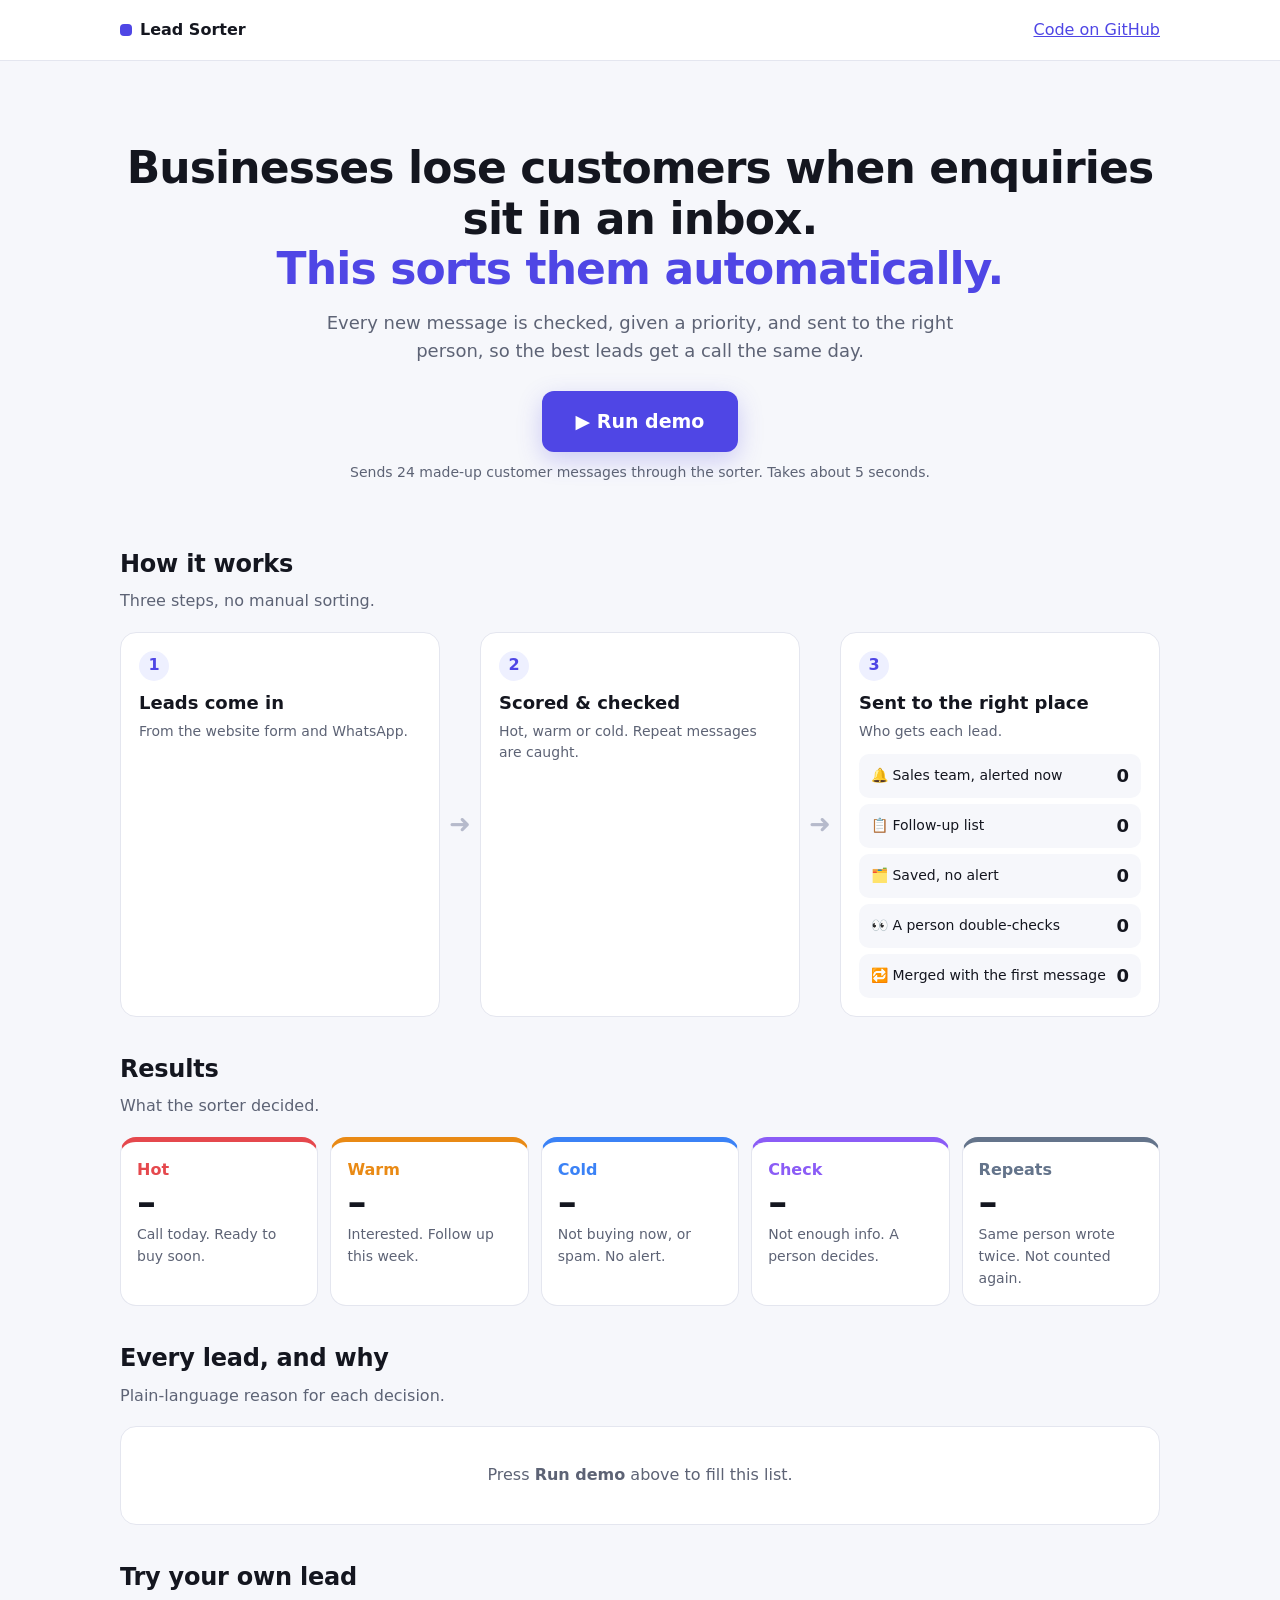
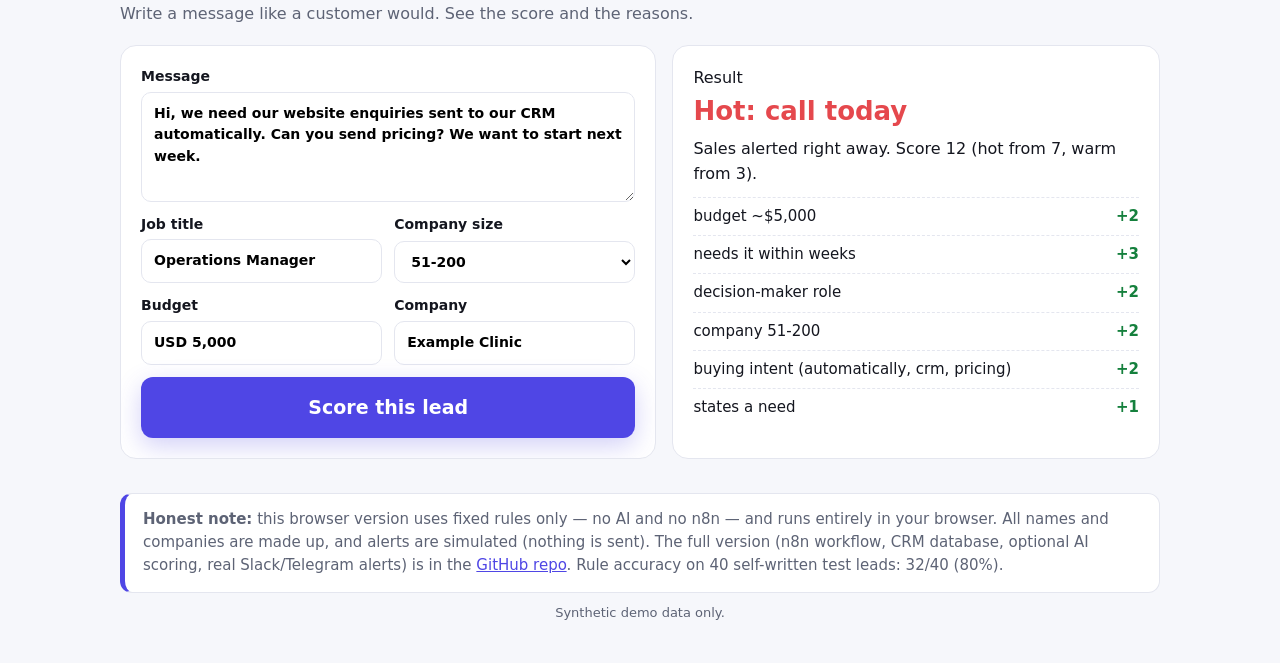
<file: web/index.html>
<!doctype html>
<html lang="en"><head><meta charset="utf-8"><meta name="viewport" content="width=device-width, initial-scale=1">
<title>Lead Sorter · see which customer enquiries to call first (demo)</title>
<link rel="stylesheet" href="styles.css"></head>
<body>
<header class="top"><div class="wrap"><span class="logo"><i></i>Lead Sorter</span><a href="https://github.com/anggittaba/lead-intake-crm">Code on GitHub</a></div></header>
<main class="wrap">
<section class="hero">
  <h1>Businesses lose customers when enquiries sit in an inbox.<br><em>This sorts them automatically.</em></h1>
  <p>Every new message is checked, given a priority, and sent to the right person, so the best leads get a call the same day.</p>
  <button class="btn big" id="run">▶ Run demo</button>
  <div class="hint" id="status">Sends 24 made-up customer messages through the sorter. Takes about 5 seconds.</div>
</section>

<section aria-label="How it works">
  <h2>How it works</h2><p class="sub">Three steps, no manual sorting.</p>
  <div class="flow">
    <div class="step"><div class="n">1</div><h3>Leads come in</h3><p>From the website form and WhatsApp.</p><div class="lane" id="lane-in"></div></div>
    <div class="arrow">➜</div>
    <div class="step"><div class="n">2</div><h3>Scored &amp; checked</h3><p>Hot, warm or cold. Repeat messages are caught.</p><div class="lane" id="lane-score"></div></div>
    <div class="arrow">➜</div>
    <div class="step"><div class="n">3</div><h3>Sent to the right place</h3><p>Who gets each lead.</p>
      <div class="dest">
        <div id="d-hot"><span>🔔 Sales team, alerted now</span><b>0</b></div>
        <div id="d-warm"><span>📋 Follow-up list</span><b>0</b></div>
        <div id="d-cold"><span>🗂️ Saved, no alert</span><b>0</b></div>
        <div id="d-review"><span>👀 A person double-checks</span><b>0</b></div>
        <div id="d-duplicate"><span>🔁 Merged with the first message</span><b>0</b></div>
      </div></div>
  </div>
</section>

<section aria-label="Results">
  <h2>Results</h2><p class="sub">What the sorter decided.</p>
  <div class="cards">
    <div class="rc c-hot"><div class="k">Hot</div><div class="v" id="c-hot">–</div><div class="d">Call today. Ready to buy soon.</div></div>
    <div class="rc c-warm"><div class="k">Warm</div><div class="v" id="c-warm">–</div><div class="d">Interested. Follow up this week.</div></div>
    <div class="rc c-cold"><div class="k">Cold</div><div class="v" id="c-cold">–</div><div class="d">Not buying now, or spam. No alert.</div></div>
    <div class="rc c-review"><div class="k">Check</div><div class="v" id="c-review">–</div><div class="d">Not enough info. A person decides.</div></div>
    <div class="rc c-duplicate"><div class="k">Repeats</div><div class="v" id="c-duplicate">–</div><div class="d">Same person wrote twice. Not counted again.</div></div>
  </div>
</section>

<section aria-label="Leads">
  <h2>Every lead, and why</h2><p class="sub">Plain-language reason for each decision.</p>
  <div class="box" id="table"><div class="empty">Press <b>Run demo</b> above to fill this list.</div></div>
</section>

<section aria-label="Try your own lead">
  <h2>Try your own lead</h2><p class="sub">Write a message like a customer would. See the score and the reasons.</p>
  <div class="try">
    <div class="box pad"><form id="try">
      <label>Message<textarea id="t-msg">Hi, we need our website enquiries sent to our CRM automatically. Can you send pricing? We want to start next week.</textarea></label>
      <div class="row2"><label>Job title<input id="t-role" value="Operations Manager"></label>
        <label>Company size<select id="t-size"><option value="">Not given</option><option>1-10</option><option>11-50</option><option selected>51-200</option><option>201-1000</option><option>1000+</option></select></label></div>
      <div class="row2"><label>Budget<input id="t-budget" placeholder="e.g. USD 5,000" value="USD 5,000"></label><label>Company<input id="t-company" value="Example Clinic"></label></div>
      <button class="btn big" type="submit">Score this lead</button>
    </form></div>
    <div class="box pad" id="t-out"></div>
  </div>
</section>

<div class="note"><b>Honest note:</b> this browser version uses fixed rules only — no AI and no n8n — and runs entirely in your browser. All names and companies are made up, and alerts are simulated (nothing is sent). The full version (n8n workflow, CRM database, optional AI scoring, real Slack/Telegram alerts) is in the <a href="https://github.com/anggittaba/lead-intake-crm">GitHub repo</a>. Rule accuracy on 40 self-written test leads: 32/40 (80%).</div>
</main>
<footer>Synthetic demo data only.</footer>
<script src="demo_batch.js"></script><script src="engine.js"></script>
<script>
const $ = s => document.querySelector(s);
const esc = s => String(s ?? "").replace(/[&<>"']/g, c => ({"&":"&amp;","<":"&lt;",">":"&gt;",'"':"&quot;","'":"&#39;"}[c]));
const LABEL = {hot:"Hot", warm:"Warm", cold:"Cold", review:"Check", duplicate:"Repeat"};
const ACTION = {hot:"Sales alerted right away", warm:"Added to follow-up list", cold:"Saved, no alert", review:"Sent to a person to check", duplicate:"Merged, no second alert"};
const kind = l => l.status === "duplicate" ? "duplicate" : l.status === "review" ? "review" : l.tier;
const tag = k => `<span class="tag c-${k}">${LABEL[k]}</span>`;
const short = l => esc((l.name || "Unknown").split(" ")[0]);
function plainWhy(l, R) {
  const k = kind(l);
  if (k === "duplicate") { const o = R.leads.find(x => x.id === l.duplicate_of); return `Same person as #${o.id} ${esc(o.name)} (${esc(l.duplicate_reason)}).`; }
  if (k === "review") return "Not enough details to be sure. A person makes the call.";
  return esc(l.reason) + ".";
}
const sleep = ms => new Promise(r => setTimeout(r, ms));
async function run() {
  const b = $("#run"); b.disabled = true; $("#status").textContent = "Sorting 24 leads…";
  const R = LeadEngine.runDemo(window.DEMO_BATCH);
  ["#lane-in", "#lane-score"].forEach(s => $(s).innerHTML = "");
  const cnt = {hot:0, warm:0, cold:0, review:0, duplicate:0};
  Object.keys(cnt).forEach(k => { $(`#d-${k} b`).textContent = 0; $(`#c-${k}`).textContent = 0; });
  const fast = matchMedia("(prefers-reduced-motion: reduce)").matches || new URLSearchParams(location.search).has("fast");
  for (const l of R.leads) {
    const c = document.createElement("span"); c.className = "chip"; c.textContent = `#${l.id} ${l.name ? short(l) : "?"}`;
    $("#lane-in").append(c); if (!fast) await sleep(90);
    c.remove(); const k = kind(l); c.className = "chip " + k; c.title = LABEL[k]; $("#lane-score").append(c);
    cnt[k]++; const d = $(`#d-${k}`); d.querySelector("b").textContent = cnt[k]; $(`#c-${k}`).textContent = cnt[k];
    d.classList.remove("flash"); void d.offsetWidth; d.classList.add("flash"); if (!fast) await sleep(110);
  }
  const src = R.leads.filter(x => x.source === "whatsapp").length;
  $("#lane-in").innerHTML = `<span class="chip">✓ ${R.leads.length} received: ${R.leads.length - src} web form, ${src} WhatsApp</span>`;
  $("#status").textContent = `Done: ${R.leads.length} leads sorted. ${cnt.hot} need a call today.`;
  const order = {hot:0, warm:1, review:2, cold:3, duplicate:4};
  const rows = R.leads.slice().sort((a, b) => order[kind(a)] - order[kind(b)] || a.id - b.id);
  $("#table").innerHTML = `<table><thead><tr><th style="width:26%">Lead</th><th>Priority</th><th>Why</th><th class="hide-m">What happens</th></tr></thead><tbody>${rows.map(l =>
    `<tr><td><b>${esc(l.name || "Unknown")}</b><div class="s">${esc(l.company || (l.source === "whatsapp" ? "via WhatsApp" : "via web form"))}</div></td><td>${tag(kind(l))}</td><td>${plainWhy(l, R)}</td><td class="hide-m s">${ACTION[kind(l)]}</td></tr>`).join("")}</tbody></table>`;
  b.disabled = false; b.textContent = "↻ Run again";
}
function tryLead(e) {
  e && e.preventDefault();
  const lead = LeadEngine.normalize({message: $("#t-msg").value, role: $("#t-role").value, company_size: $("#t-size").value,
    budget: $("#t-budget").value, company: $("#t-company").value}, "web_form");
  const s = LeadEngine.scoreRules(lead), k = s.confidence < 0.6 ? "review" : s.tier;
  const verdict = {hot:"Hot: call today", warm:"Warm: follow up this week", cold:"Cold: no alert", review:`Unsure: a person checks (rules lean ${s.tier})`}[k];
  $("#t-out").innerHTML = `<div class="c-${k}"><div class="s">Result</div><div class="verdict">${verdict}</div></div>
    <p class="s" style="margin:6px 0 0">${ACTION[k]}. Score ${s.points} (hot from 7, warm from 3).</p>
    <ul class="why">${s.signals.map(([t, p]) => `<li><span>${esc(t)}</span><span class="p ${p < 0 ? "neg" : "pos"}">${p > 0 ? "+" : ""}${p}</span></li>`).join("") || "<li>No buying signals found.</li>"}</ul>`;
}
$("#run").addEventListener("click", run); $("#try").addEventListener("submit", tryLead); tryLead();
if (new URLSearchParams(location.search).has("run")) run();
</script>
</body></html>
</file>
<file: web/styles.css>
:root{--bg:#f6f7fb;--card:#fff;--ink:#14161f;--mut:#5d6375;--line:#e4e6ef;--brand:#4f46e5;--brand2:#eef0ff;
--hot:#e5484d;--hot-bg:#fff0f0;--warm:#e98a15;--warm-bg:#fff6e8;--cold:#3b82f6;--cold-bg:#eef5ff;--rev:#8b5cf6;--rev-bg:#f4efff;--dup:#64748b;--dup-bg:#f1f4f8}
*{box-sizing:border-box}body{margin:0;background:var(--bg);color:var(--ink);font:16px/1.55 Inter,system-ui,-apple-system,"Segoe UI",Roboto,sans-serif}
a{color:var(--brand)}.wrap{max-width:1080px;margin:0 auto;padding:0 20px}
header.top{background:#fff;border-bottom:1px solid var(--line)}header.top .wrap{display:flex;justify-content:space-between;align-items:center;height:60px}
.logo{font-weight:700;display:flex;gap:8px;align-items:center}.logo i{width:12px;height:12px;border-radius:4px;background:var(--brand)}
.hero{padding:48px 0 28px;text-align:center}.hero h1{font-size:clamp(28px,4.4vw,44px);line-height:1.15;margin:0 0 14px;letter-spacing:-.02em}
.hero h1 em{font-style:normal;color:var(--brand)}.hero p{color:var(--mut);font-size:18px;max-width:640px;margin:0 auto 26px}
.btn{font:inherit;font-weight:600;border:0;border-radius:12px;padding:12px 20px;cursor:pointer;background:#fff;border:1px solid var(--line);color:var(--ink)}
.btn.big{background:var(--brand);color:#fff;border:0;font-size:19px;padding:16px 34px;box-shadow:0 8px 24px #4f46e540}
.btn.big:hover{filter:brightness(1.08)}.btn:disabled{opacity:.6;cursor:wait}.hint{color:var(--mut);font-size:14px;margin-top:10px}
h2{font-size:24px;margin:0 0 6px;letter-spacing:-.01em}.sub{color:var(--mut);margin:0 0 18px}section{margin:34px 0}
.flow{display:grid;grid-template-columns:1fr 40px 1fr 40px 1fr;align-items:stretch}
.step{background:var(--card);border:1px solid var(--line);border-radius:16px;padding:18px;min-height:250px;display:flex;flex-direction:column}
.step .n{width:30px;height:30px;border-radius:50%;background:var(--brand2);color:var(--brand);font-weight:700;display:grid;place-items:center;margin-bottom:8px}
.step h3{margin:0;font-size:18px}.step p{margin:4px 0 12px;color:var(--mut);font-size:14px}
.arrow{display:grid;place-items:center;color:#b6bacb;font-size:26px}
.lane{display:flex;flex-wrap:wrap;gap:6px;align-content:flex-start;flex:1}
.chip{font-size:12px;font-weight:600;border-radius:999px;padding:4px 10px;background:var(--dup-bg);color:var(--dup);animation:pop .35s ease}
.chip.hot{background:var(--hot-bg);color:var(--hot)}.chip.warm{background:var(--warm-bg);color:var(--warm)}.chip.cold{background:var(--cold-bg);color:var(--cold)}
.chip.review{background:var(--rev-bg);color:var(--rev)}.chip.duplicate{background:var(--dup-bg);color:var(--dup);text-decoration:line-through}
.dest{display:grid;gap:6px;flex:1}.dest div{display:flex;justify-content:space-between;align-items:center;border-radius:10px;padding:8px 12px;font-size:14px;background:var(--bg)}
.dest b{font-size:18px}.dest .flash{animation:flash .5s}
@keyframes pop{from{transform:scale(.6);opacity:0}to{transform:none;opacity:1}}@keyframes flash{50%{background:var(--brand2)}}
@media (prefers-reduced-motion:reduce){.chip,.dest .flash{animation:none}}
.cards{display:grid;grid-template-columns:repeat(5,1fr);gap:12px}
.rc{border-radius:16px;padding:16px;border:1px solid var(--line);background:var(--card);border-top:5px solid var(--c)}
.rc .k{font-weight:700;color:var(--c)}.rc .v{font-size:38px;font-weight:800;line-height:1.1}.rc .d{font-size:14px;color:var(--mut)}
.c-hot{--c:var(--hot)}.c-warm{--c:var(--warm)}.c-cold{--c:var(--cold)}.c-review{--c:var(--rev)}.c-duplicate{--c:var(--dup)}
.box{background:var(--card);border:1px solid var(--line);border-radius:16px;overflow:hidden}
table{width:100%;border-collapse:collapse;font-size:15px}th{text-align:left;font-size:13px;color:var(--mut);font-weight:600;background:#fafbfe;padding:10px 14px}
td{padding:12px 14px;border-top:1px solid var(--line);vertical-align:top}td .s{color:var(--mut);font-size:13px}
.tag{display:inline-block;font-size:13px;font-weight:700;border-radius:999px;padding:3px 10px;white-space:nowrap;color:var(--c);background:color-mix(in srgb,var(--c) 12%,#fff)}
.empty{padding:36px;text-align:center;color:var(--mut)}
.try{display:grid;grid-template-columns:1.1fr 1fr;gap:16px}.try form{display:grid;gap:12px}
label{font-size:14px;font-weight:600;display:grid;gap:4px}textarea,input,select{font:inherit;padding:10px 12px;border:1px solid var(--line);border-radius:10px;background:#fff;width:100%}
textarea{min-height:110px;resize:vertical}.row2{display:grid;grid-template-columns:1fr 1fr;gap:12px}
.pad{padding:20px}.verdict{font-size:26px;font-weight:800;color:var(--c)}.why{margin:10px 0 0;padding:0;list-style:none}
.why li{display:flex;justify-content:space-between;gap:10px;padding:7px 0;border-top:1px dashed var(--line);font-size:15px}.why .p{font-weight:700}.pos{color:#15803d}.neg{color:var(--hot)}
.note{background:#fff;border:1px solid var(--line);border-left:5px solid var(--brand);border-radius:12px;padding:14px 18px;font-size:15px;color:var(--mut)}
footer{color:var(--mut);font-size:13px;padding:10px 0 40px;text-align:center}
@media (max-width:820px){.flow{grid-template-columns:1fr}.arrow{transform:rotate(90deg);height:34px}.step{min-height:0}
.cards{grid-template-columns:repeat(2,1fr)}.try{grid-template-columns:1fr}.hide-m{display:none}.hero{padding-top:32px}}
</file>
